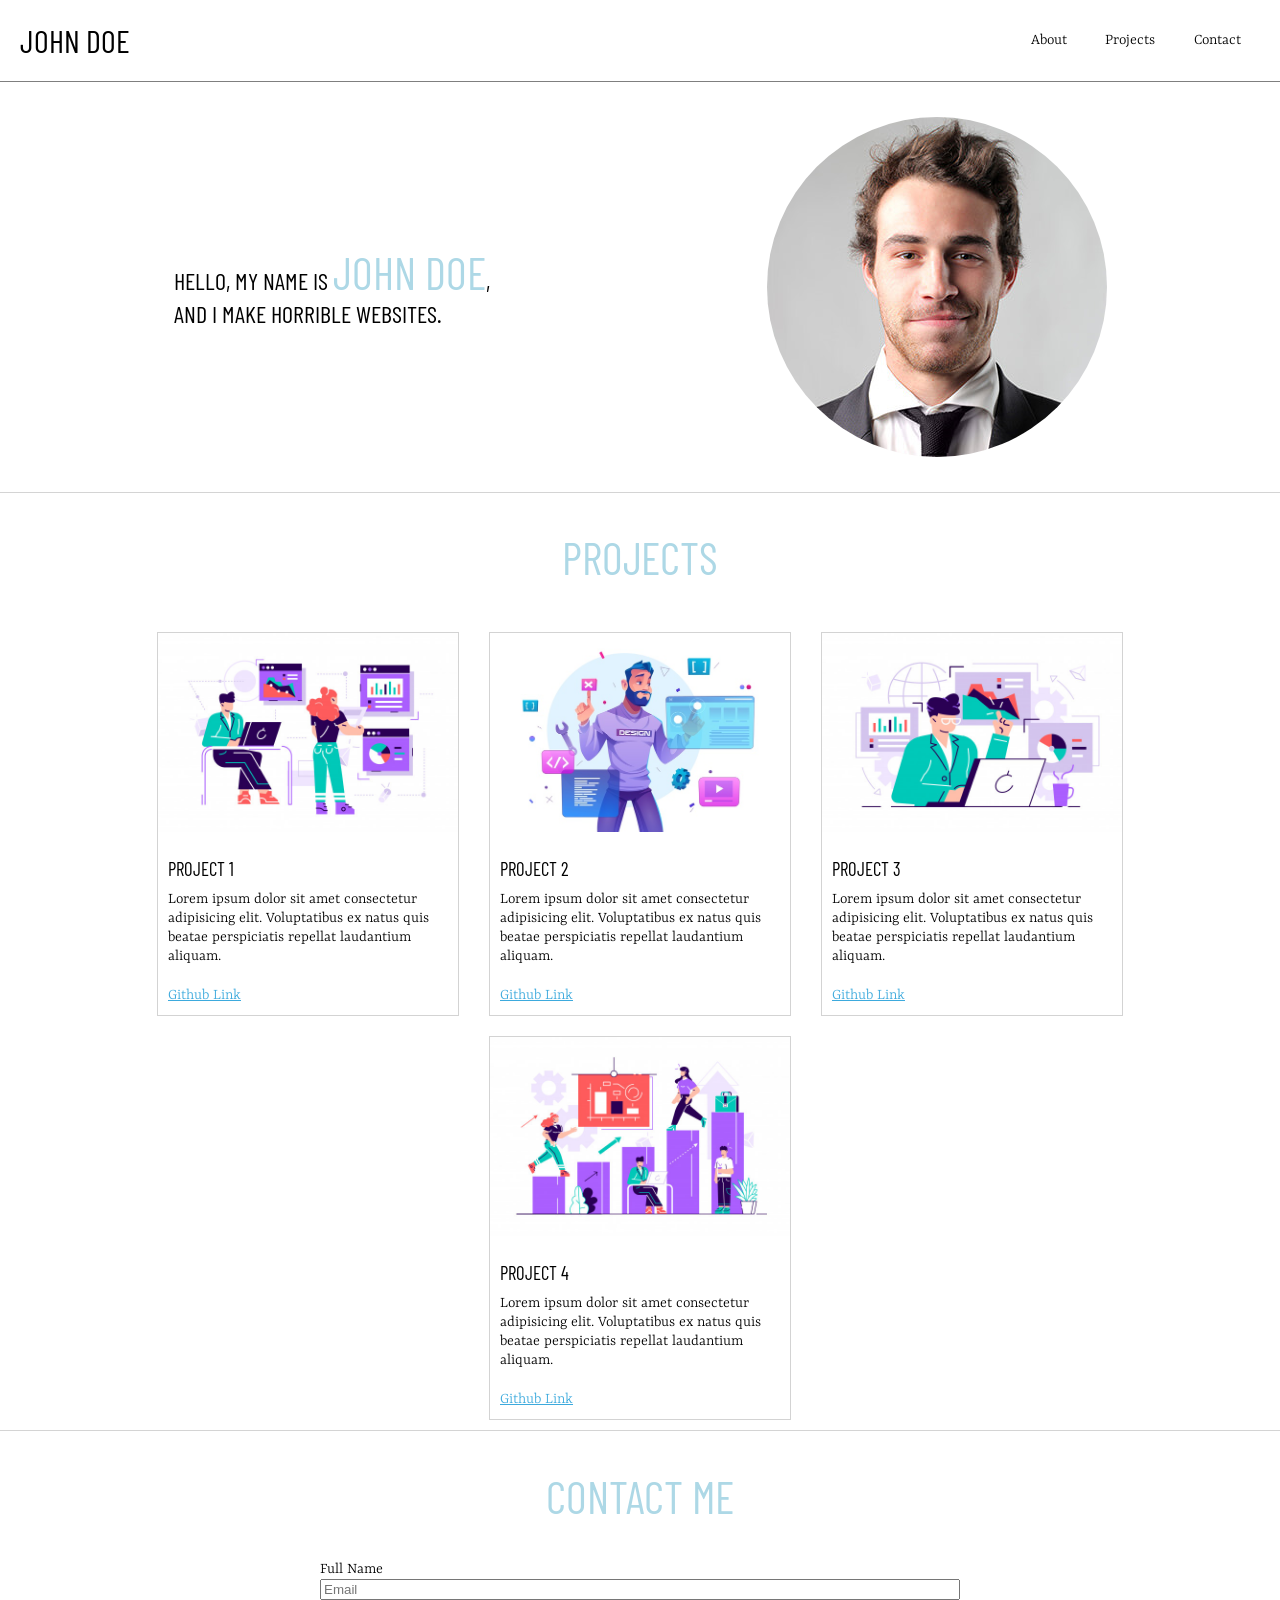
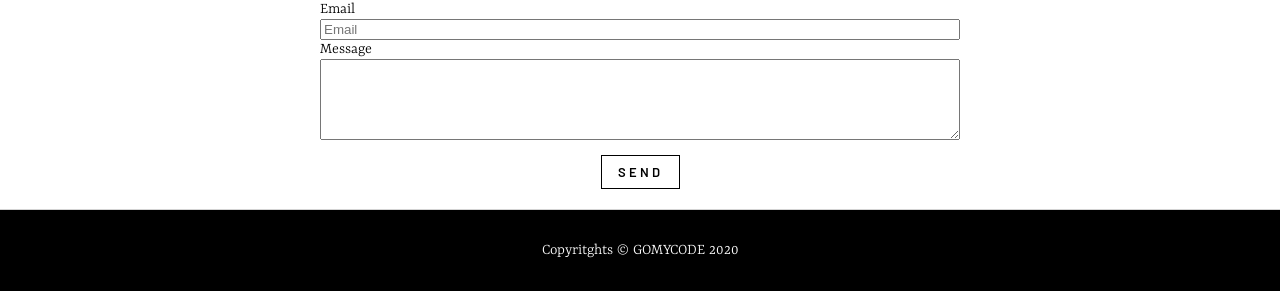
<file: React projects/challenge/Template Portfolio/Template Portfolio/index.html>
<!DOCTYPE html>
<html>
  <head>
    <title>John Doe</title>
    <link
      href="https://fonts.googleapis.com/css?family=Barlow+Condensed|Barlow:600|Rasa:300,500"
      rel="stylesheet"
    />
    <link rel="stylesheet" href="./css/style.css" />
  </head>
  <body>
    <header>
      <h1>John Doe</h1>
      <ul class="navmenu">
        <li><a href="#">About</a></li>
        <li><a href="#">Projects</a></li>
        <li><a href="#">Contact</a></li>
      </ul>
    </header>
    <section id="about-me">
      <h1>
        Hello, my name is
        <span class="rotate text-important">John doe</span>,<br />
        and i make horrible websites.
      </h1>
      <img class="avatar" src="./images/John-Doe.jpg" alt="jhon-doe" />
    </section>
    <section id="projects">
      <h2 class="text-important">Projects</h2>
      <div class="projects-container">
        <!--Project Card -->
        <div class="project-card">
          <img src="./images/proj1.jpg" alt="project" />
          <h3>Project 1</h3>
          <p>
            Lorem ipsum dolor sit amet consectetur adipisicing elit.
            Voluptatibus ex natus quis beatae perspiciatis repellat laudantium
            aliquam.
          </p>
          <p><a href="#">Github Link</a></p>
        </div>
        <!--Project Card -->
        <div class="project-card">
          <img src="./images/proj2.jpg" alt="project" />
          <h3>Project 2</h3>
          <p>
            Lorem ipsum dolor sit amet consectetur adipisicing elit.
            Voluptatibus ex natus quis beatae perspiciatis repellat laudantium
            aliquam.
          </p>
          <p><a href="#">Github Link</a></p>
        </div>
        <!--Project Card -->
        <div class="project-card">
          <img src="./images/proj3.jpg" alt="project" />
          <h3>Project 3</h3>
          <p>
            Lorem ipsum dolor sit amet consectetur adipisicing elit.
            Voluptatibus ex natus quis beatae perspiciatis repellat laudantium
            aliquam.
          </p>
          <p><a href="#">Github Link</a></p>
        </div>
        <!--Project Card -->
        <div class="project-card">
          <img src="./images/proj4.jpg" alt="project" />
          <h3>Project 4</h3>
          <p>
            Lorem ipsum dolor sit amet consectetur adipisicing elit.
            Voluptatibus ex natus quis beatae perspiciatis repellat laudantium
            aliquam.
          </p>
          <p><a href="#">Github Link</a></p>
        </div>
      </div>
    </section>
    <section id="contact">
      <h2 class="text-important">contact me</h2>
      <form>
        <label>Full Name</label>
        <input type="text" placeholder="Email" />
        <label>Email</label>
        <input type="email" placeholder="Email" />
        <label>Message</label>
        <textarea rows="5" cols="40"></textarea>
        <button>Send</button>
      </form>
    </section>
    <footer>
      <p>Copyritghts &copy; GOMYCODE 2020</p>
    </footer>
  </body>
</html>
</file>
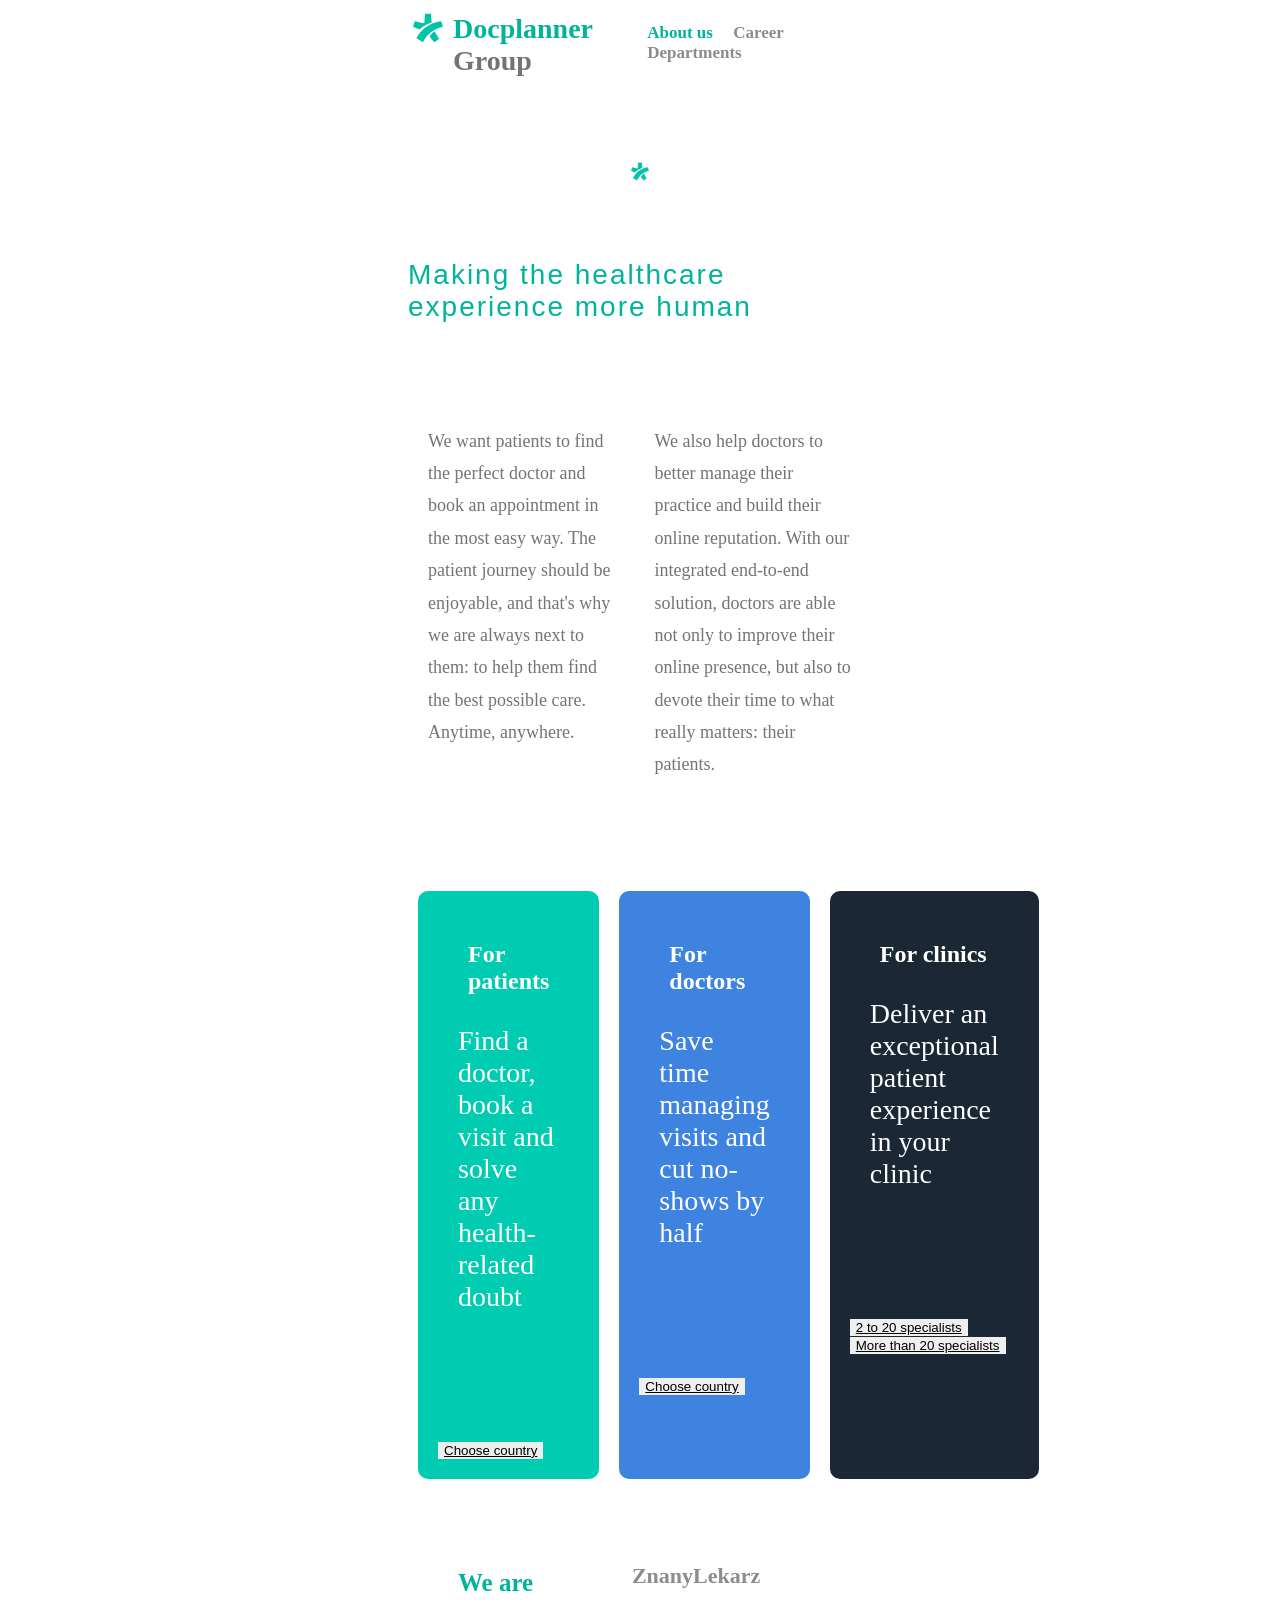
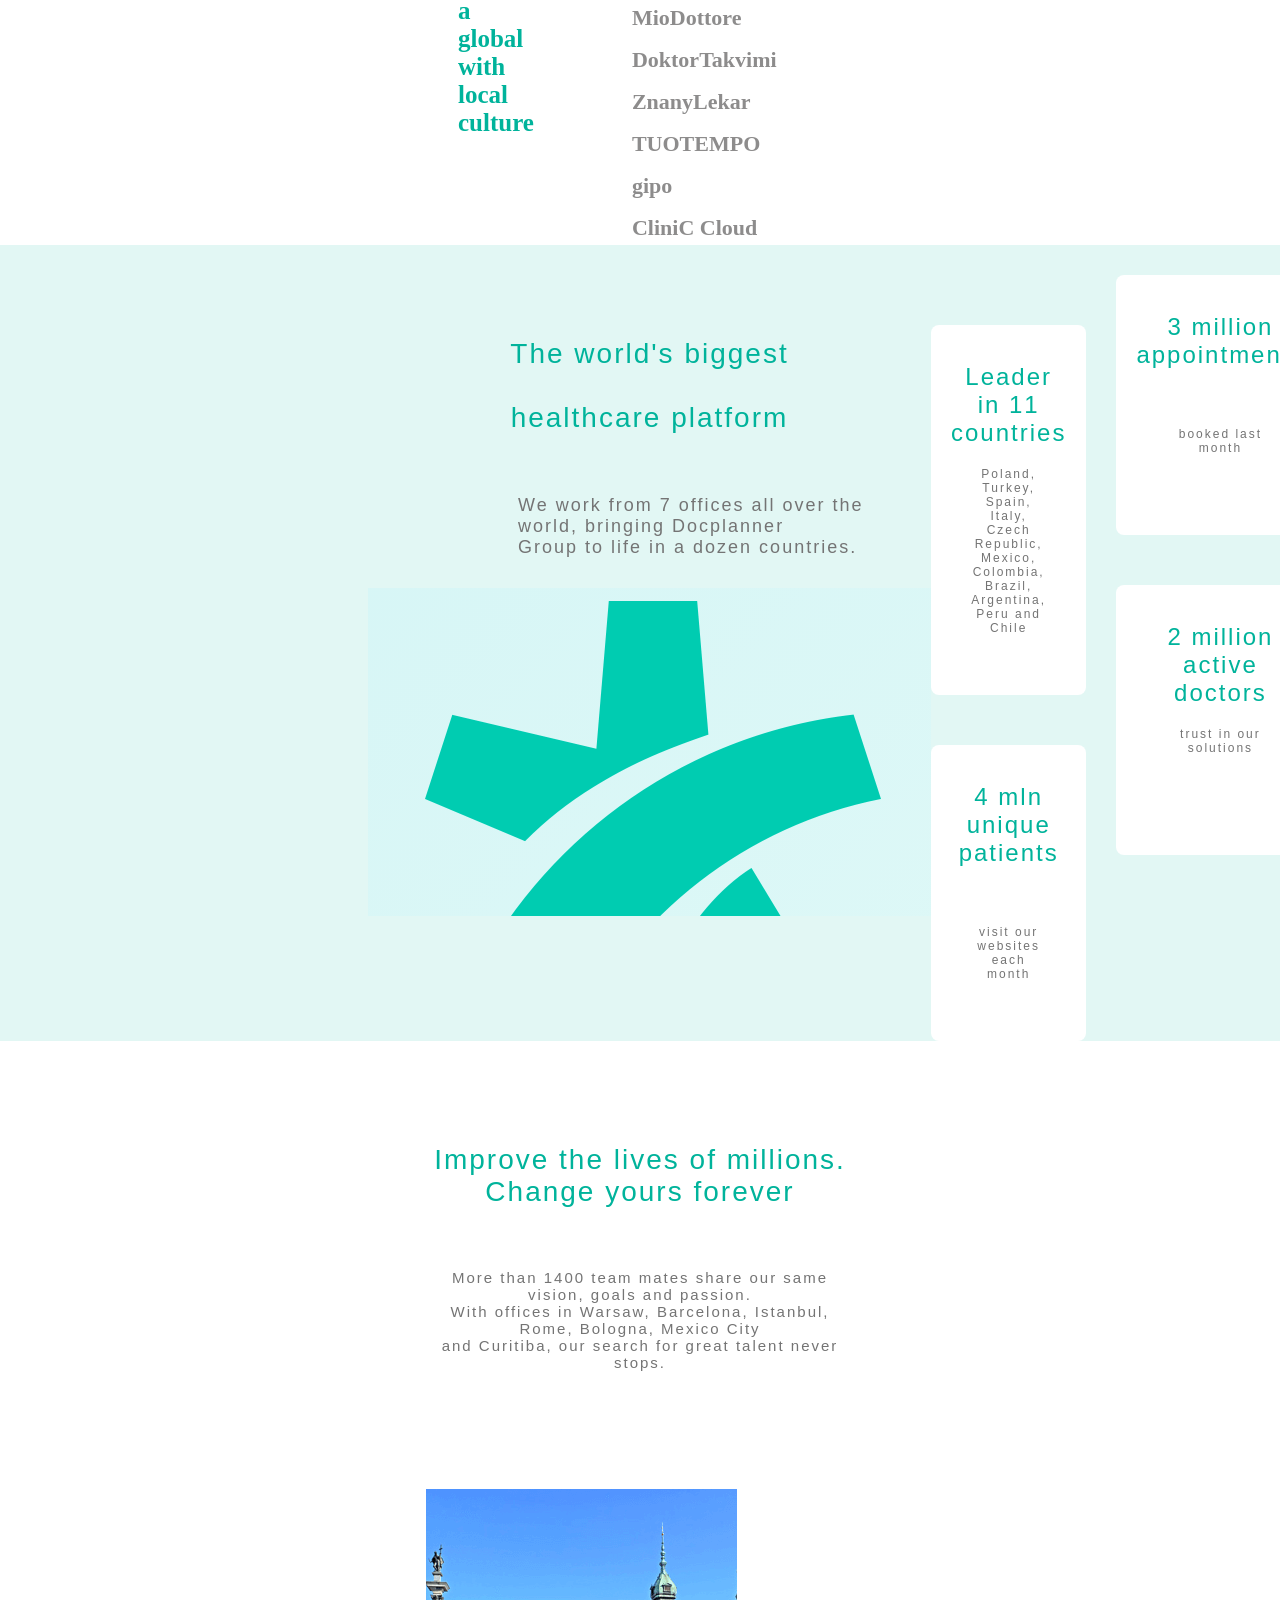
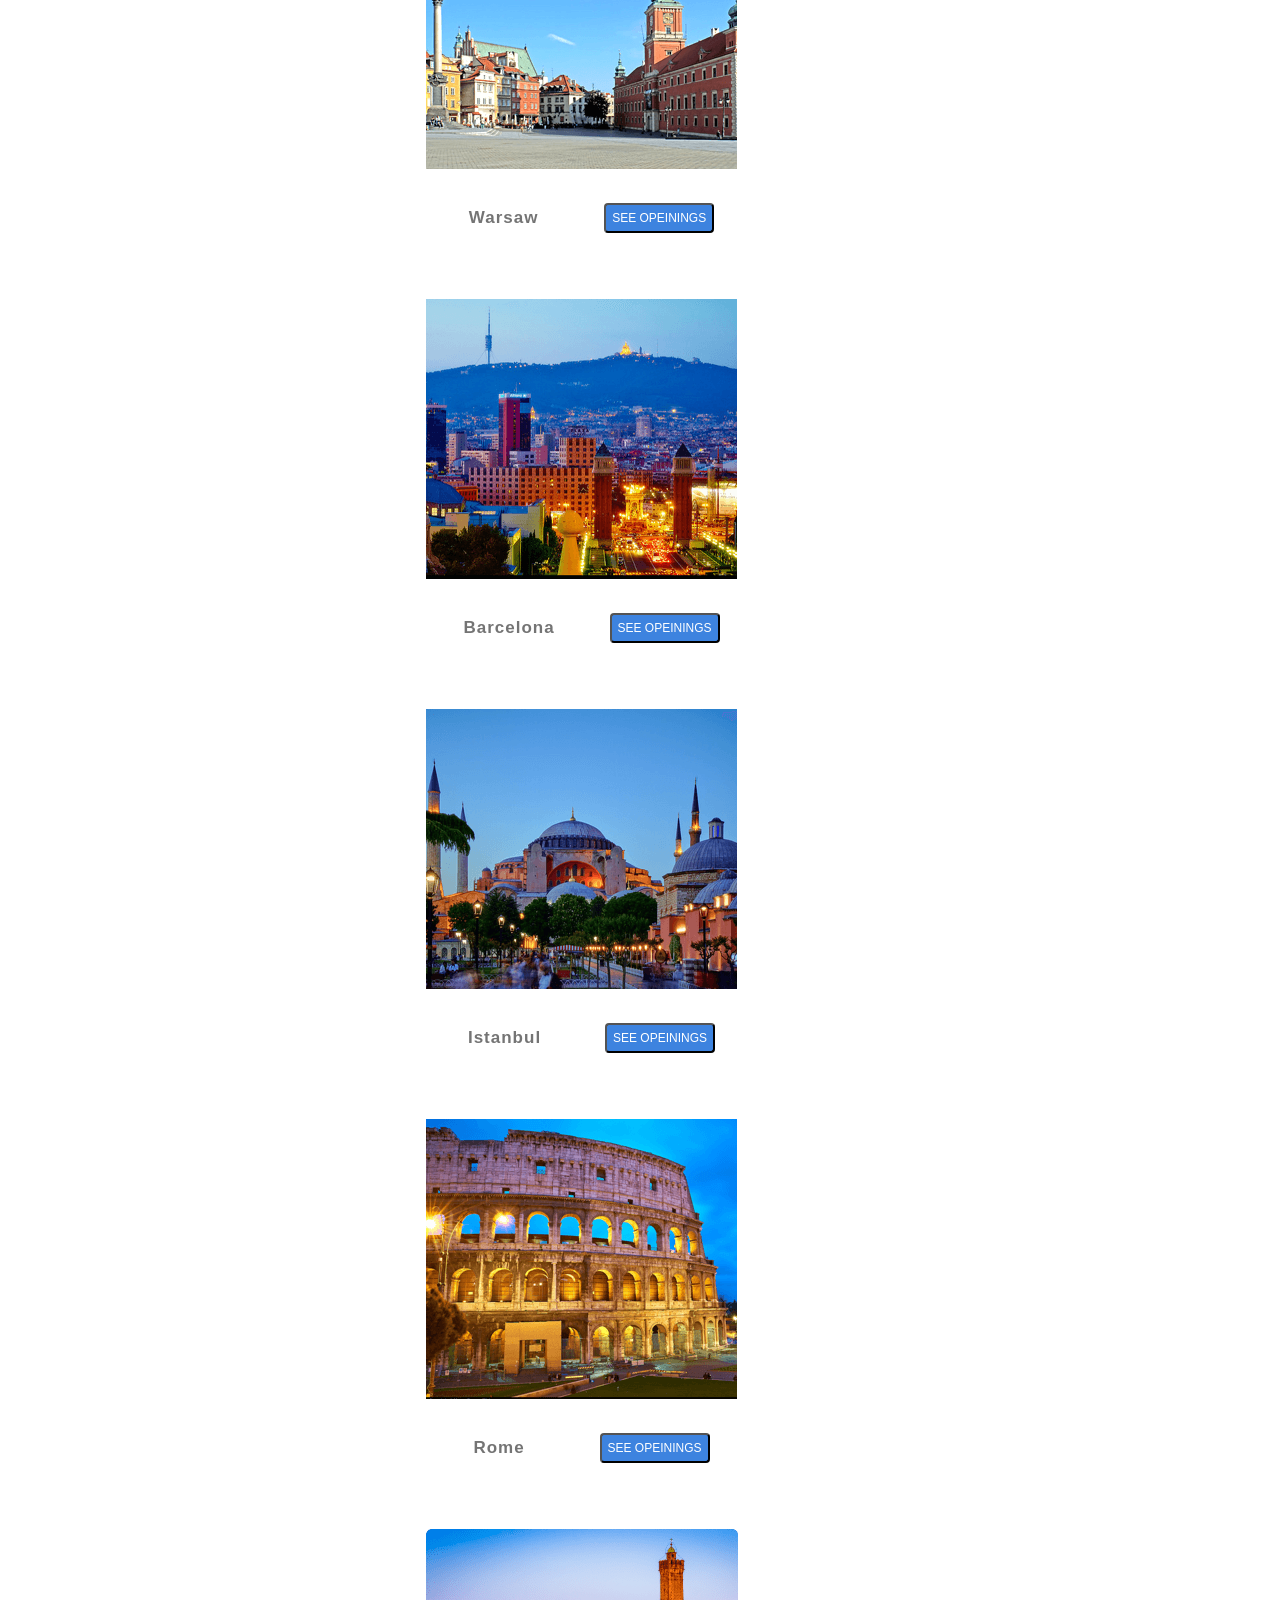
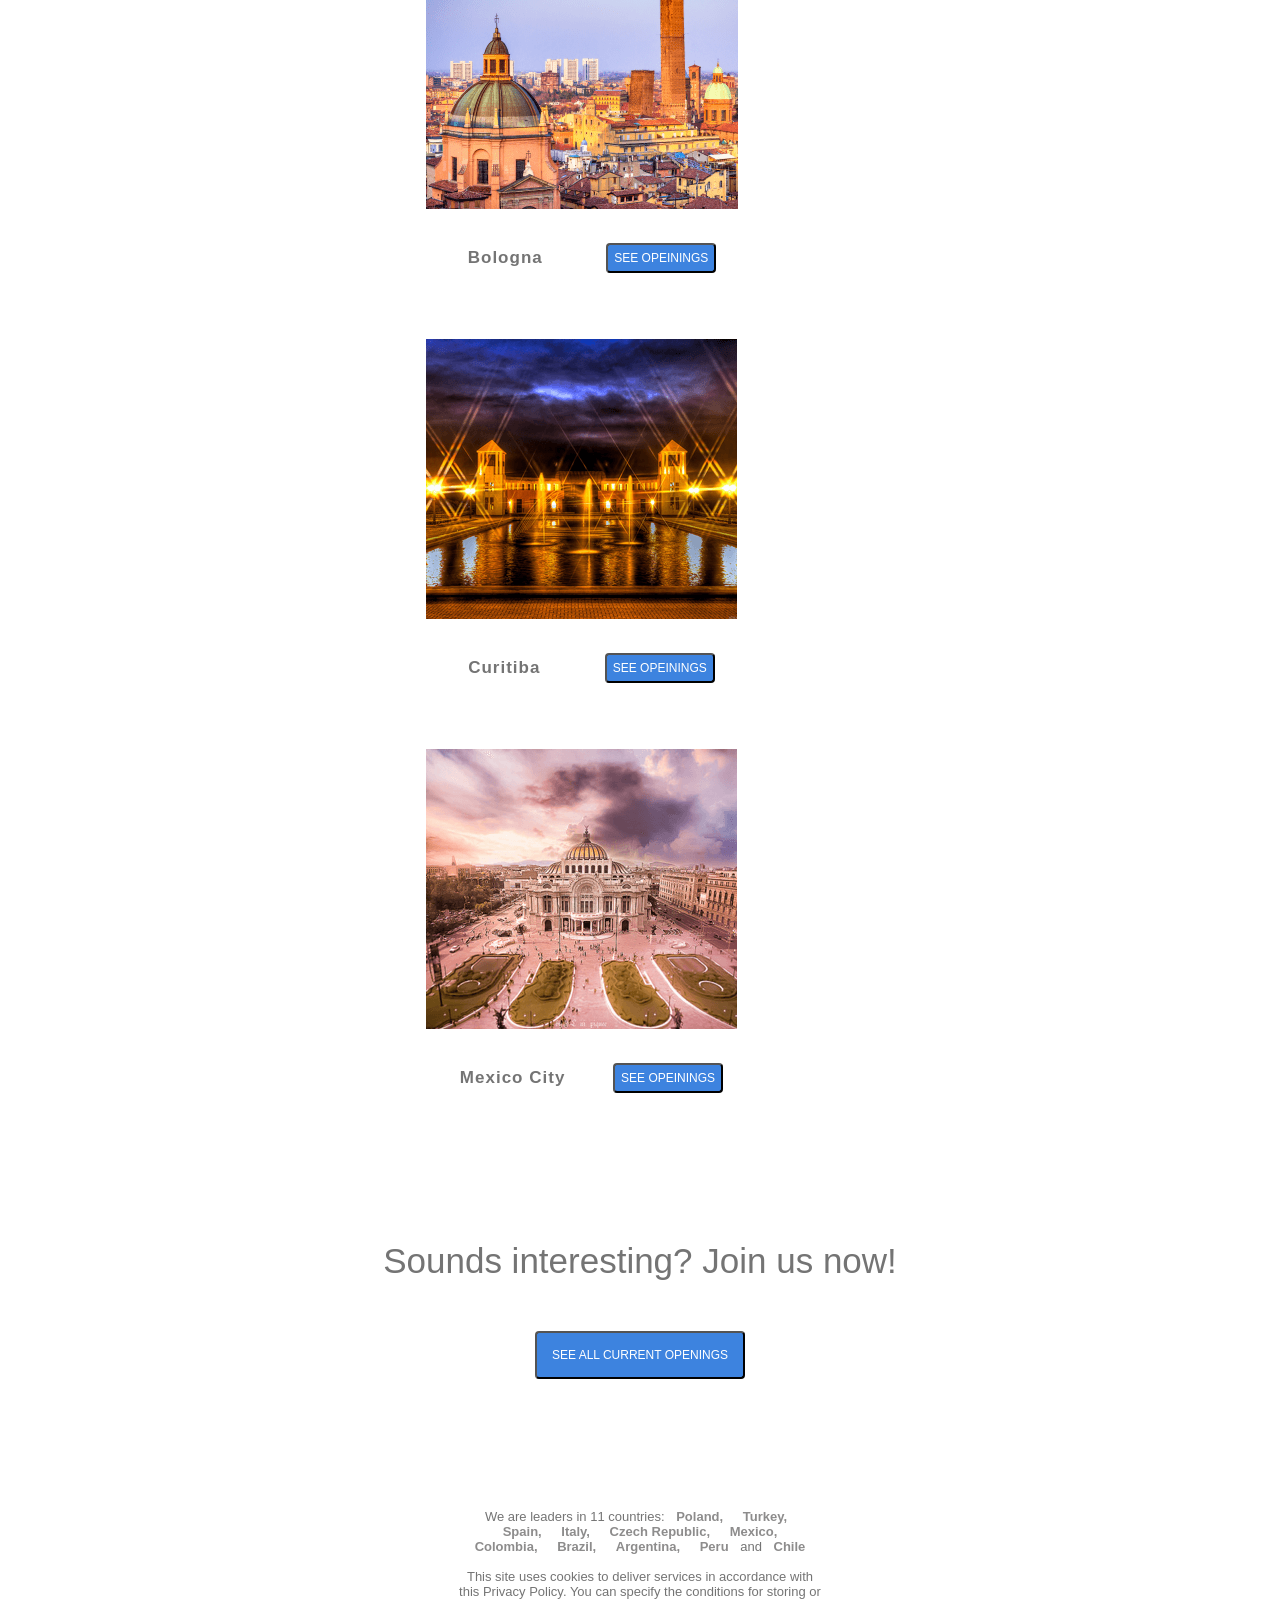
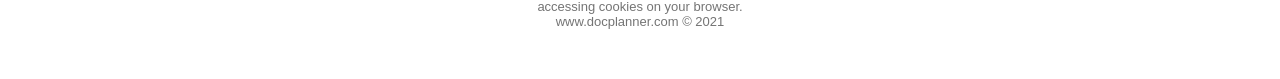
<file: Docplanner/docplanner.html>
<!DOCTYPE html>
<html>

<head>
    <title>Docplanner</title>
    <link rel="stylesheet" href="docplanner.css">
</head>

<body>
    <section class="part1">
        <header>
            <nav>
                <div class="title">
                    <div class="logo"> <img src="./logo.png" width="30px"> </div>
                    <div class="titletext"><b> <span> Docplanner </span> Group </b></div>
                </div>
                <div class="headermenu">
                    <a href="About us"> <span>About us </span></us>
                    </a>
                    <a href="Career">Career</a>


                    <div class="dropdown">
                        <a href="Departments">Departments</a>
                        <div class="dropdown-content">

                            <p> Marketing & PR </p>
                            <p> Customer Success & Sales</p>
                            <p> IT, Product, Data</p>
                            <p>Finance & Administration </p>
                            <p>HR & more </p>
                        </div>
                    </div>
                </div>
            </nav>
        </header>
        <main>
            <img class="image" src="./logo.png" width="30px">
            <section class="intro">
                <div class="logo"></div>
                <div class="introtitle">
                    <h1>
                        Making the healthcare experience more human
                    </h1>
                </div>
                <br> <br> <br>
                <div class="paragraph">
                    <p>We want patients to find the perfect doctor and book an appointment in the most easy way. The patient journey should be enjoyable, and that's why we are always next to them: to help them find the best possible care. Anytime, anywhere.</p>
                    <p>
                        We also help doctors to better manage their practice and build their online reputation. With our integrated end-to-end solution, doctors are able not only to improve their online presence, but also to devote their time to what really matters: their patients.
                    </p>
                </div>
            </section>

            <section class="service">
                <div class="green">
                    <h2 class="service-title">
                        For patients
                    </h2>

                    <p class="service-paragraph">
                        Find a doctor, book a visit and solve any health-related doubt
                    </p>
                    <br><br><br><br><br><br>
                    <button class="service-button">
                    Choose country
                </button>
                </div>
                <div class="blue">
                    <h2 class="service-title">
                        For doctors
                    </h2>
                    <p class="service-paragraph">
                        Save time managing visits and cut no-shows by half
                    </p><br><br><br><br><br><br>
                    <button class="service-button">
                    Choose country
                </button>
                </div>
                <div class="black">
                    <h2 class="service-title">
                        For clinics
                    </h2>
                    <p class="service-paragraph">
                        Deliver an exceptional patient experience in your clinic
                    </p><br><br><br><br><br><br>
                    <button class="service-button">
                    2 to 20 specialists
                </button>
                    <button class="service-button">
                    More than 20 specialists
                </button>
                </div>
            </section>
            <section class="PUB">
                <p class="About">
                    We are a global <br> with local culture
                </p>
                <div class="links">
                    <ul>
                        <li>
                            <a href="ZnanyLekarz">ZnanyLekarz</a>
                        </li>
                        <li>
                            <a href="MioDottore">MioDottore</a>
                        </li>
                        <li>
                            <a href="DoktorTakvimi">DoktorTakvimi</a>
                        </li>
                        <li>
                            <a href="ZnanyLekar">ZnanyLekar</a>
                        </li>
                        <li>
                            <a href="TUOTEMPO">TUOTEMPO</a>
                        </li>
                        <li>
                            <a href="gipo">gipo</a>
                        </li>
                        <li>
                            <a href="CliniC Cloud">CliniC Cloud</a>
                        </li>
                    </ul>
                </div>

            </section>
    </section>
    <section class="part2">
        <div class="star-text">
            <h1>
                The world's biggest <br> <br> healthcare platform
            </h1>
            <br>
            <p>
                We work from 7 offices all over the world, bringing Docplanner <br> Group to life in a dozen countries.
            </p>
            <div class="logo-demiimg">
                <img src="./Capture.PNG">
            </div>
        </div>
        <div class="blogs">
            <div class="info1">
                <div class="a11">
                    <img>

                    <h2 class="h22">
                        Leader in 11 countries
                    </h2>
                    <p>
                        Poland, Turkey, Spain, Italy, Czech Republic, Mexico, Colombia, Brazil, Argentina, Peru and Chile
                    </p>
                </div>
                <div class="aa4">
                    <img>

                    <h2 class="h22">
                        4 mln unique <br> patients
                    </h2>
                    <br>
                    <p>
                        visit our websites each month </p>
                </div>

            </div>
            <div class="info2">
                <div class="a3">
                    <img>

                    <h2 class="h22">
                        3 million appointments
                    </h2>
                    <br>
                    <p>
                        booked last month </p>
                </div>
                <div class="a2">
                    <img>

                    <h2 class="h22">
                        2 million active doctors
                    </h2>
                    <p>
                        trust in our solutions </p>
                </div>

            </div>



        </div>



    </section>


    <section class="Improve">
        <div class="change">
            <h1>
                Improve the lives of millions. <br> Change yours forever
            </h1>
            <br>
            <p>
                More than 1400 team mates share our same vision, goals and passion. <br> With offices in Warsaw, Barcelona, Istanbul, Rome, Bologna, Mexico City <br> and Curitiba, our search for great talent never stops.
            </p>
        </div>
    </section>
    <section class="place">
        <a href="X">
            <div class=" warsaw">
                <img src="warsaw.png">
                <div class="dis">
                    <p class="txt">
                        Warsaw
                    </p>
                    <button class="bt"> SEE OPEININGS </button>
                </div>
            </div>
        </a>
        <a href="X">
            <div class=" Barcelona">
                <img src="barcelona.png">
                <div class="dis">
                    <p class="txt">
                        Barcelona
                    </p>
                    <button class="bt"> SEE OPEININGS </button>
                </div>
            </div>
        </a>
        <a href="X">
            <div class=" Istanbul">
                <img src="istanbul.png">
                <div class="dis">
                    <p class="txt">
                        Istanbul
                    </p>
                    <button class="bt"> SEE OPEININGS </button>
                </div>
            </div>
        </a>
        <a href="X">
            <div class=" Rome">
                <img src="rome.png">
                <div class="dis">
                    <p class="txt">
                        Rome
                    </p>
                    <button class="bt"> SEE OPEININGS </button>
                </div>
            </div>
        </a>
        <a href="X">
            <div class=" Bologna">
                <img src="bologna.png">
                <div class="dis">
                    <p class="txt">
                        Bologna
                    </p>
                    <button class="bt"> SEE OPEININGS </button>
                </div>
            </div>
        </a>
        <a href="X">
            <div class=" Curitiba">
                <img src="curitiba.png">
                <div class="dis">
                    <p class="txt">
                        Curitiba
                    </p>
                    <button class="bt"> SEE OPEININGS </button>
                </div>
            </div>
        </a>
        <a href="X">
            <div class=" Mexico">
                <img src="mexico-city.png">
                <div class="dis">
                    <p class="txt">
                        Mexico City
                    </p>
                    <button class="bt"> SEE OPEININGS </button>
                </div>
            </div>
        </a>
    </section>

    <section class="pf">
        <p>
            Sounds interesting? Join us now!
        </p>

        <button>
    SEE ALL CURRENT OPENINGS
</button>
    </section>
    </main>

    <footer>

        We are leaders in 11 countries:
        <a href="X"> Poland, </a>
        <a href="X"> Turkey,</a>
        <a href="X"> Spain,</a>
        <a href="X">  Italy,</a>
        <a href="X">   Czech Republic, </a>
        <a href="X">  Mexico, </a>
        <a href="X"> Colombia,</a>
        <a href="X"> Brazil, </a>
        <a href="X"> Argentina,</a>
        <a href="X">  Peru </a> and
        <a href="X">  Chile </a> <br> <br>This site uses cookies to deliver services in accordance with this Privacy Policy. You can specify the conditions for storing or accessing cookies on your browser. <br> www.docplanner.com © 2021
    </footer>

</body>

</html>
</file>
<file: React projects/challenge/Template Portfolio/Template Portfolio/css/style.css>
body {
  font-family: 'Rasa', serif;
  font-weight: 300;
  margin: 0;
}
h1,
h2,
h3,
h4,
h5,
h6 {
  font-family: 'Barlow Condensed', sans-serif;
  font-weight: 400;
  text-transform: uppercase;
}

button {
  background: none;
  border: 1px solid black;
  padding: 0.5rem 1rem;
  font-family: 'Barlow', sans-serif;
  font-weight: 600;
  font-size: 13px;
  text-transform: uppercase;
  letter-spacing: 3px;
}

a {
  text-decoration: none;
  color: black;
}

.text-important {
  color: lightblue;
  font-size: 45px;
}

/* Header */

header {
  z-index: 1;
  display: flex;
  position: sticky;
  top: 0;
  background: white;
  justify-content: space-between;
  padding: 0 20px;
  align-items: center;
  border-bottom: 1px solid rgba(0, 0, 0, 0.5);
}

/*header > ul */
.navmenu {
  list-style: none;
  display: flex;
  width: 20%;
  justify-content: space-around;
}

.navmenu a:hover {
  color: lightblue;
  text-decoration: underline;
}

/* section 1   */
#about-me {
  display: flex;
  padding: 35px;
  justify-content: space-around;
  align-items: center;
  border-bottom: 1px solid rgba(0, 0, 0, 0.168);
}

.avatar {
  border-radius: 50%;
}

/*Projects  */
#projects {
  border-bottom: 1px solid rgba(0, 0, 0, 0.168);
}
#projects h2 {
  text-align: center;
}

.projects-container {
  display: flex;
  flex-wrap: wrap;
  justify-content: center;
}

.project-card {
  cursor: pointer;
  width: 300px;
  /* margin : top/bottom  left/right  */
  margin: 10px 15px;
  border: 1px solid rgba(0, 0, 0, 0.171);
}

.project-card h3 {
  padding-left: 10px;
  margin-bottom: 0;
}

.project-card a {
  color: rgb(61, 170, 221);
  text-decoration: underline;
}

.project-card p {
  padding: 10px;
  margin: 0;
}
.project-card img {
  width: 100%;
}

/*Contact me  */
#contact {
  border-bottom: 1px solid rgba(0, 0, 0, 0.171);
}
#contact h2 {
  text-align: center;
}

#contact form {
  display: flex;
  flex-direction: column;
  margin: 20px auto;
  width: 50%;
}
#contact form > button {
  align-self: center;
  margin-top: 15px;
}
#contact form > button:hover {
  color: white;
  background-color: black;
}
/*Footer*/
footer {
  text-align: center;
  background-color: black;
  color: white;
  padding: 15px;
}
</file>
<file: Docplanner/docplanner.css>
.part1 {
     margin-left: 400px;
     margin-right: 400px;
     color: #747474;
 }
 
 nav {
     display: flex;
     justify-content: space-between;
     padding: 5px;
 }
 
 a {
     text-decoration: none;
     color: #8d8c8c;
     padding: 8px;
     font-weight: bold;
 }
 
 a:hover {
     color: #00b39b;
 }
 
 .titletext {
     font-size: 28px;
 }
 
 .headermenu {
     font-size: 17px;
     margin: 10px;
 }
 
 .title {
     display: flex;
     justify-content: center;
     color: 00b39b;
 }
 
 .logo {
     padding-right: 10px;
 }
 
 span {
     color: #00b39b;
 }
 
 .image {
     display: block;
     margin-left: auto;
     margin-right: auto;
     width: 4%;
     margin-top: 80px;
     margin-bottom: 50px;
 }
 
 .introtitle {
     display: flex;
     justify-content: center;
     color: 00b39b;
     letter-spacing: 2px;
     color: #00b39b;
     font-size: 28px;
 }
 
 .paragraph {
     display: flex;
     flex-direction: row;
     line-height: 1.8;
     justify-content: space-around;
     font-size: 18px;
 }
 
 p {
     margin: 20px;
 }
 
 .service {
     display: flex;
     flex-direction: row;
     margin-top: 80px;
 }
 
 .green {
     background-color: #00ccb1;
     padding: 20px;
     border-radius: 10px;
     color: white;
     margin: 10px;
 }
 
 .blue {
     background-color: #3d83df;
     padding: 20px;
     border-radius: 10px;
     color: white;
     margin: 10px;
 }
 
 .black {
     background-color: #1b2734;
     padding: 20px;
     border-radius: 10px;
     color: white;
     margin: 10px;
 }
 
 .service-title {
     margin: 30px;
 }
 
 .service-paragraph {
     font-size: 28px;
 }
 
 .service-button {
     border-style: none;
     text-decoration: underline;
 }
 
 .PUB {
     display: flex;
     margin-top: 30px;
 }
 
 .About {
     color: #00b39b;
     font-size: 25px;
     margin: 50px;
     font-weight: bold;
 }
 
 .links {
     margin-top: 20px;
     display: flex;
 }
 
 .links>ul>li {
     list-style-type: none;
     display: flex;
     font-size: 22px;
     padding-right: 50px;
 }
 
 .links>ul {
     display: flex;
     flex-wrap: wrap;
 }
 
 .part2 {
     background-color: #e2f7f4;
     margin: -20px;
     padding-left: 380px;
     padding-right: 380px;
     display: flex;
 }
 
 .star-text>h1 {
     display: flex;
     color: #00b39b;
     padding-top: 70px;
     text-align: center;
 }
 
 h1 {
     font-family: Work Sans, Arial, sans-serif;
     font-weight: 300;
     display: flex;
     justify-content: center;
     letter-spacing: 2px;
     color: #00b39b;
     font-size: 28px;
 }
 
 .star-text>p {
     font-family: Work Sans, Arial, sans-serif;
     display: flex;
     justify-content: center;
     letter-spacing: 2px;
     padding-left: 130px;
     font-size: 18px;
     color: #747474;
 }
 
 .logo-demiimg {
     padding-top: 10px;
 }
 
 .blogs {
     display: flex;
     margin-left: -50px;
 }
 
 .info1 {
     padding-top: 80px;
     padding-right: 20px;
     padding-left: 50px;
 }
 
 .a11 {
     text-align: center;
     background-color: rgb(255, 255, 255);
     padding-bottom: 40px;
     padding-right: 20px;
     padding-left: 20px;
     border-radius: 8px;
 }
 
 .aa4 {
     text-align: center;
     background-color: white;
     padding-bottom: 40px;
     margin-top: 50px;
     padding-right: 20px;
     padding-left: 20px;
     border-radius: 8px;
 }
 
 .a11>p {
     font-family: Work Sans, Arial, sans-serif;
     letter-spacing: 2px;
     font-size: 12px;
     color: #747474;
 }
 
 .aa4>p {
     font-family: Work Sans, Arial, sans-serif;
     letter-spacing: 2px;
     font-size: 12px;
     color: #747474;
 }
 
 .a3>p {
     font-family: Work Sans, Arial, sans-serif;
     letter-spacing: 2px;
     font-size: 12px;
     color: #747474;
 }
 
 .a2>p {
     font-family: Work Sans, Arial, sans-serif;
     letter-spacing: 2px;
     font-size: 12px;
     color: #747474;
 }
 
 .h22 {
     font-family: Work Sans, Arial, sans-serif;
     font-weight: 280;
     display: flex;
     justify-content: center;
     letter-spacing: 2px;
     color: #00b39b;
 }
 
 .info2 {
     padding-top: 30px;
     margin-right: 100px;
     padding-left: 10px;
 }
 
 .a3 {
     text-align: center;
     background-color: rgb(255, 255, 255);
     padding-bottom: 60px;
     margin-bottom: 50px;
     padding-right: 20px;
     padding-left: 20px;
     border-radius: 8px;
 }
 
 .a2 {
     text-align: center;
     background-color: rgb(255, 255, 255);
     padding-bottom: 80px;
     padding-right: 20px;
     padding-left: 20px;
     border-radius: 8px;
 }
 
 .Improve {
     margin-left: 400px;
     margin-right: 400px;
     padding-top: 100px;
 }
 
 .change>h1 {
     text-align: center;
 }
 
 .change>p {
     font-family: Work Sans, Arial, sans-serif;
     letter-spacing: 2px;
     font-size: 15px;
     color: #747474;
     text-align: center;
 }
 
 .place {
     display: flex;
     flex-wrap: wrap;
     margin-left: 400px;
     margin-right: 400px;
     margin-top: 100px;
 }
 
 .Barcelona {
     padding: 10px;
 }
 
 .Istanbul {
     padding: 10px;
 }
 
 .Rome {
     padding: 10px;
 }
 
 .Bologna {
     padding: 10px;
 }
 
 .Curitiba {
     padding: 10px;
 }
 
 .Mexico {
     padding: 10px;
 }
 
 .warsaw {
     padding: 10px;
 }
 
 .dis {
     display: flex;
     justify-content: space-around;
 }
 
 .txt {
     font-family: Work Sans, Arial, sans-serif;
     display: flex;
     justify-content: center;
     letter-spacing: 1px;
     font-size: 17px;
     color: #747474;
     margin-top: 35px;
 }
 
 .bt {
     margin-bottom: 30px;
     margin-top: 30px;
     border-radius: 4px;
     font-size: 12px;
     background-color: #3d83df;
     color: #ffffff;
     padding: 6px;
 }
 
 .place>a:hover {
     font-size: 10px;
     box-shadow: 0px 8px 16px 0px rgba(0, 0, 0, 0.2);
     border-radius: 8px;
 }
 
 .pf {
     margin: 100px;
     text-align: center;
 }
 
 .pf>p {
     font-family: Work Sans, Arial, sans-serif;
     color: #747474;
     font-size: 35px;
 }
 
 .pf>button {
     margin-bottom: 30px;
     margin-top: 30px;
     border-radius: 4px;
     font-size: 12px;
     background-color: #3d83df;
     color: #ffffff;
     padding: 15px;
 }
 
 footer {
     font-family: Work Sans, Arial, sans-serif;
     color: #747474;
     text-align: center;
     margin: 50px;
     padding-left: 400px;
     padding-right: 400px;
     font-size: 13px;
 }
 
 footer>a:hover {
     text-decoration: underline;
     color: blue;
 }
 
 .dropdown {
     position: relative;
     display: inline-block;
 }
 
 .dropdown-content {
     display: none;
     position: absolute;
     background-color: #f9f9f9;
     min-width: 160px;
     box-shadow: 0px 8px 16px 0px rgba(0, 0, 0, 0.2);
     padding-left: -50px;
     margin-left: -100px;
     white-space: nowrap;
 }
 
 .dropdown:hover .dropdown-content {
     display: block;
 }
</file>
